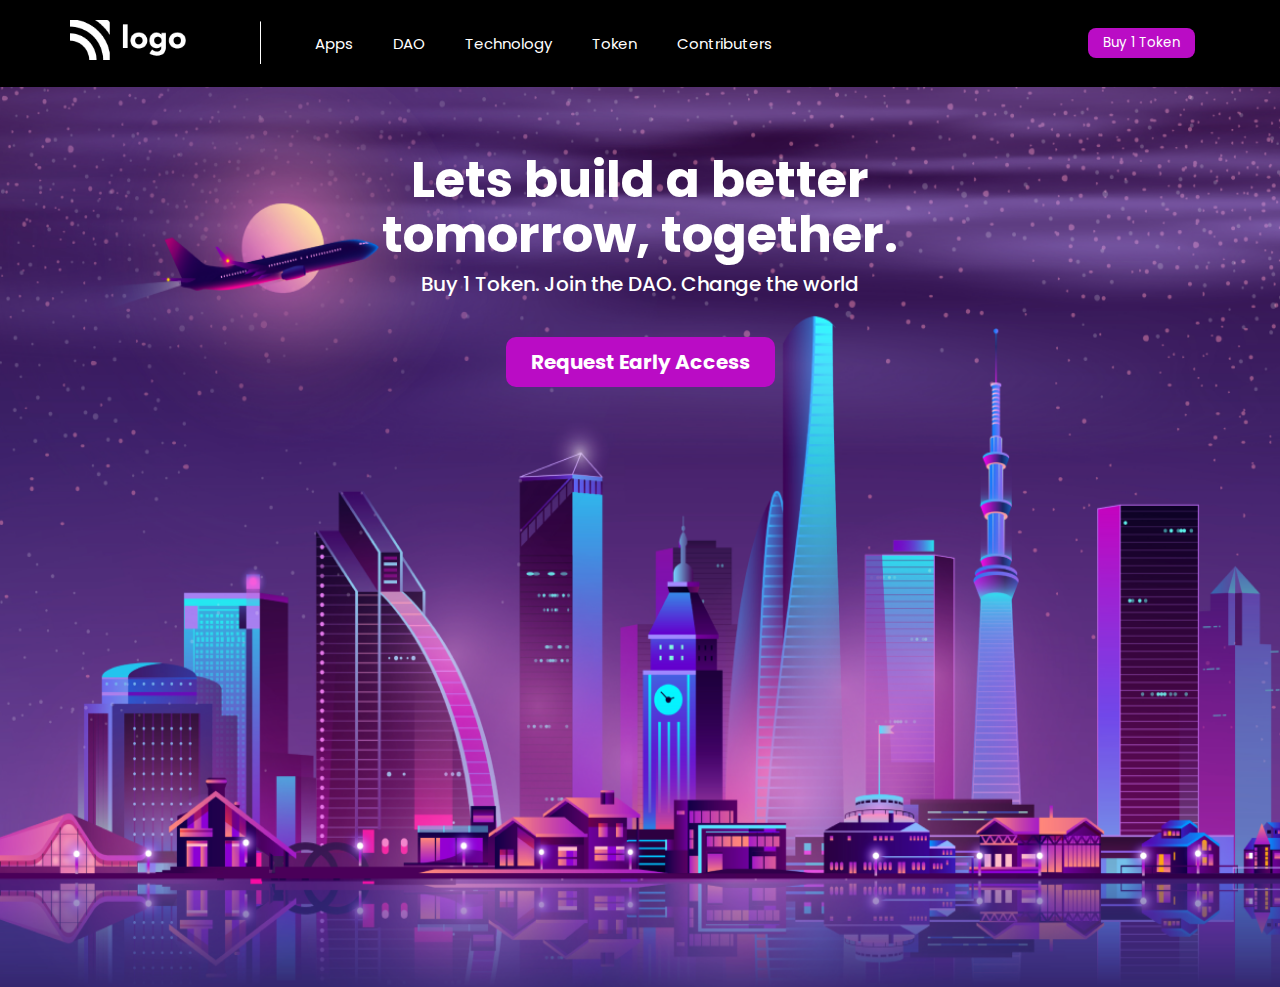
<file: Assignment-3(Html+CSS)/index.html>
<!DOCTYPE html>
<html lang="en">
<head>
    <meta charset="UTF-8">
    <meta http-equiv="X-UA-Compatible" content="IE=edge">
    <meta name="viewport" content="width=device-width, initial-scale=1.0">
    <!-- Link Google Fonts -->
    <link rel="preconnect" href="https://fonts.googleapis.com" />
    <link rel="preconnect" href="https://fonts.gstatic.com" crossorigin />
    <link
      href="https://fonts.googleapis.com/css2?family=Poppins:wght@200;300;400;500;600;700;800&display=swap"
      rel="stylesheet"
    />
    <link rel="preconnect" href="https://fonts.googleapis.com" />
    <link rel="preconnect" href="https://fonts.gstatic.com" crossorigin />
    <link
      href="https://fonts.googleapis.com/css2?family=Montserrat:wght@600;700;800&display=swap"
      rel="stylesheet"
    />
    <link rel="stylesheet" href="style.css">
    <title>HTML & CSS Assignment 3</title>
</head>
<body>
    <!-- Navigation bar / Header -->
    <header>
            <nav class="navbar bg-black">
                <div class="logo">
                    <img src="Assets/white-logo_3.png" alt="">
                </div>
                <div class="line">|</div>
                <div class="nav-item">
                    <ul>
                        <li><a href="">Apps</a></li>
                        <li><a href="">DAO</a></li>
                        <li><a href="">Technology</a></li>
                        <li><a href="">Token</a></li>
                        <li><a href="">Contributers</a></li>
                    </ul>
                </div>
                <div class="btn-small">
                    <button class="btn btn1">Buy 1 Token</button>
                </div>
            </nav>
    </header>

    <!-- Main hero Section -->

    <section aria-label="hero">
        <div class="hero">
          <h1 class="hero-heading">Lets build a better <br/> tomorrow, together.</h1>
          <p class="paragraph">
            Buy 1 Token. Join the DAO. Change the world
          </p>
          <button class="btn btn2">Request Early Access</button>
        </div>
      </section>
</body>
</html>
</file>
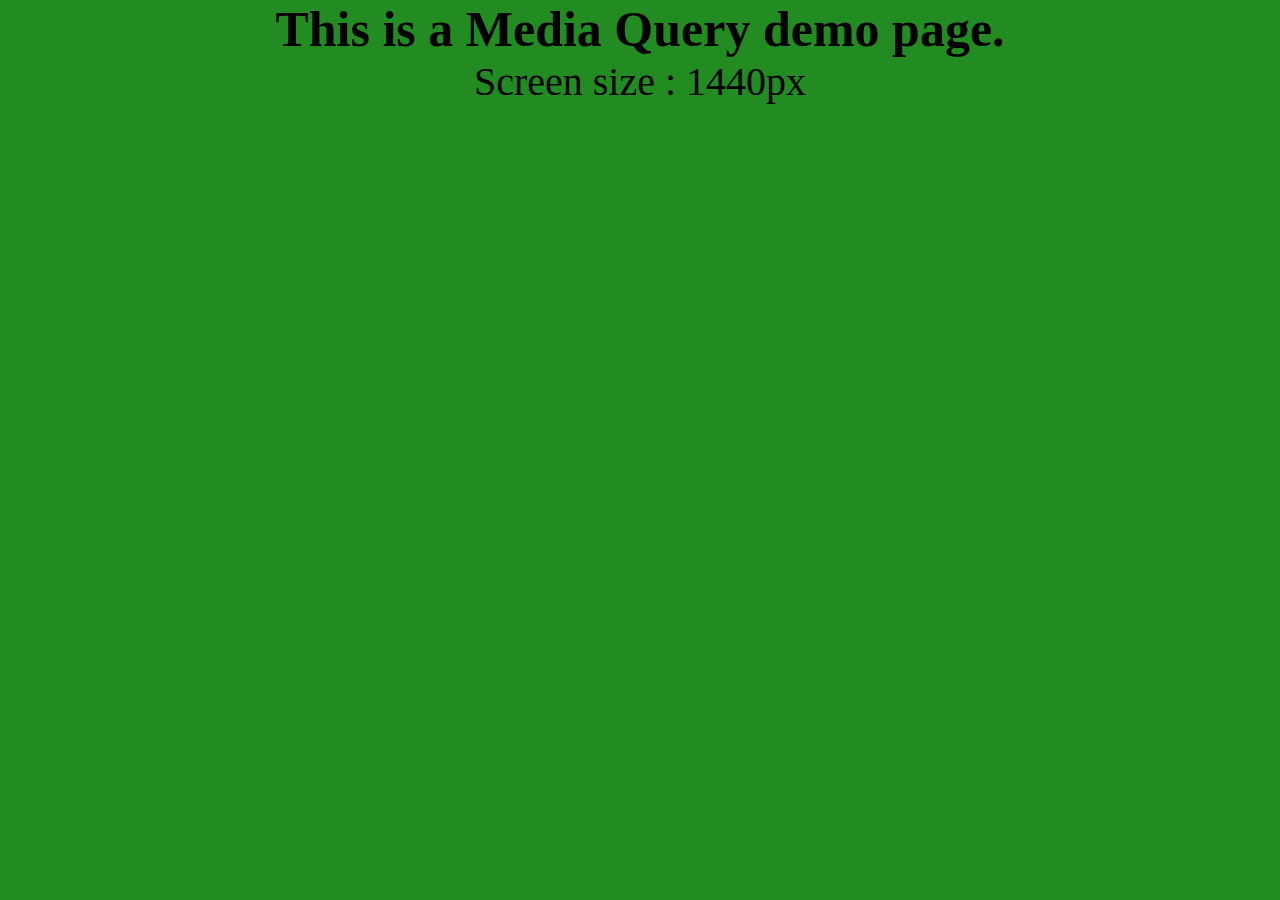
<file: Assignment-4(Html+CSS)/index.html>
<!DOCTYPE html>
<html lang="en">
<head>
    <meta charset="UTF-8">
    <meta http-equiv="X-UA-Compatible" content="IE=edge">
    <meta name="viewport" content="width=device-width, initial-scale=1.0">
    <title>HTML & CSS Project-4</title>
    <style>
       *{
        padding: 0;
        margin: 0;
       }
       body{
        height: 100vh;
        background-color: aquamarine;
       }
       h1{
        font-size: 50px;
        text-align: center;
       }
       .screenstyle{
        font-size: 40px;
        text-align: center;
        display: none;
       }
       /* Media Query for big screen */

       @media screen and (max-width: 1440px){
            .bigScreen{
                display: block;
            }
            body{
                background-color: forestgreen;
            }
        }
        /* Media query for laptop screen */
        @media screen and (max-width: 1024px){
            .laptopScreen{
                display: block;
            }
            .bigScreen{
                display: none;
            }
            body{
                background-color: darkgoldenrod;
            }
        }
        /* Media Query for tablet screen */
       @media screen and (max-width: 768px){
            .tabletScreen{
                display: block;
            }
            .bigScreen{
                display: none;
            }
            .laptopScreen{
                display: none;
            }
            body{
                background-color: aqua;
            }
        } 
        /* Media Query for mobile screen */
        @media screen and (max-width: 425px){
            .mobileScreen{
                display: block;
            }
            .bigScreen{
                display: none;
            }
            .laptopScreen , .tabletScreen{
                display: none;
            }
            body{
                background-color: crimson;
            }
        } 
    </style>
</head>
<body>
    <h1>This is a Media Query demo page.</h1>
    <div class="bigScreen screenstyle"> Screen size : 1440px </div>
    <div class="laptopScreen screenstyle"> Screen size : 1024px </div>
    <div class="tabletScreen screenstyle"> Screen size : 768px </div>
    <div class="mobileScreen screenstyle"> Screen size : 425px </div>
</body>
</html>
</file>
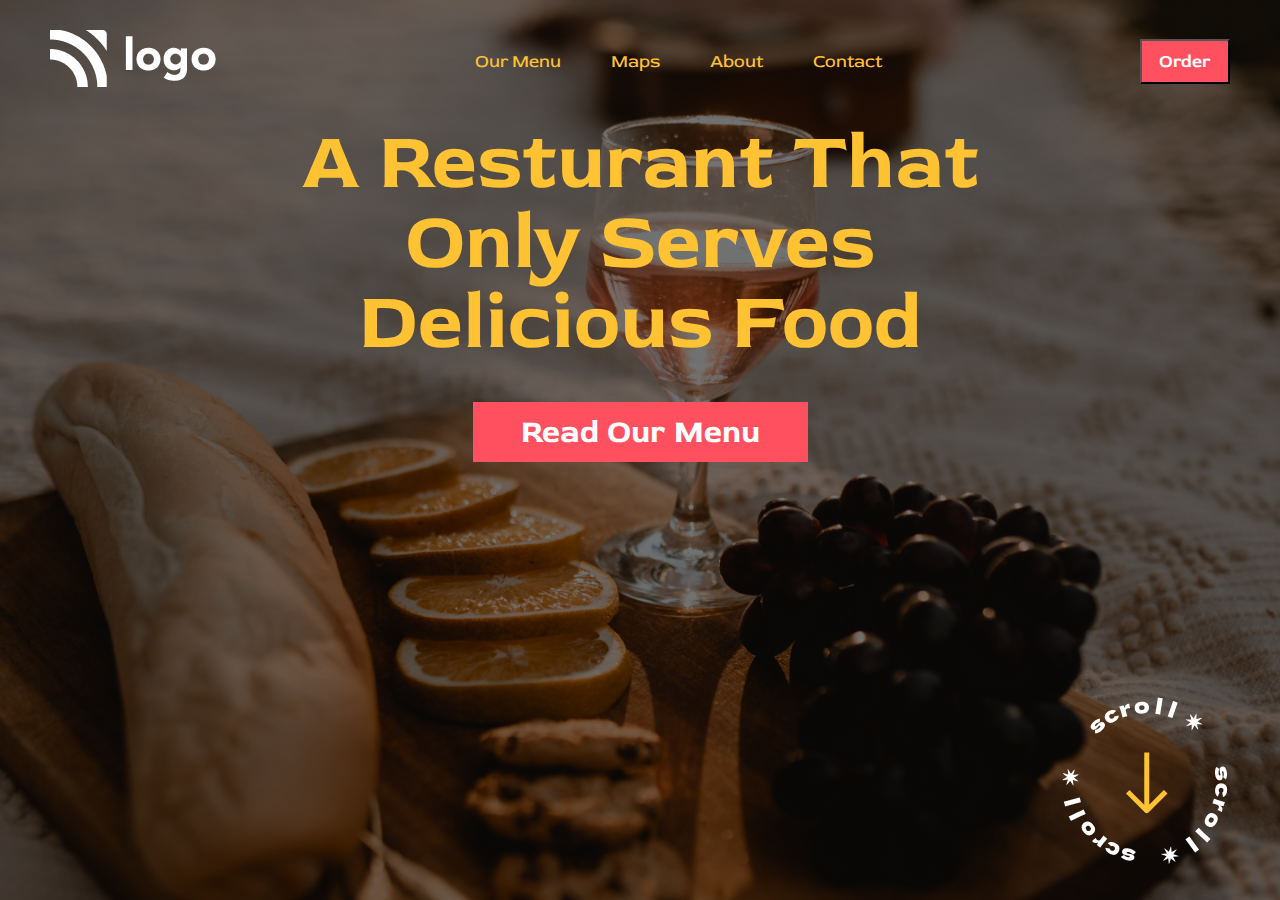
<file: Assignment1(Html+CSS)/index.html>
<!DOCTYPE html>
<html lang="en">
<head>
    <meta charset="UTF-8">
    <meta http-equiv="X-UA-Compatible" content="IE=edge">
    <meta name="viewport" content="width=device-width, initial-scale=1.0">
    <title>Resturant | Delicious Food </title>
    <link rel="stylesheet" href="style.css">
    <!-- Red Rose Font -->
    <link rel="preconnect" href="https://fonts.googleapis.com" />
    <link rel="preconnect" href="https://fonts.gstatic.com" crossorigin />
    <link
      href="https://fonts.googleapis.com/css2?family=Red+Rose:wght@300;400;500;600;700&display=swap"
      rel="stylesheet"
    />
    <!-- Dela Font -->
    <link rel="preconnect" href="https://fonts.googleapis.com" />
    <link rel="preconnect" href="https://fonts.gstatic.com" crossorigin />
    <link
      href="https://fonts.googleapis.com/css2?family=Dela+Gothic+One&display=swap"
      rel="stylesheet"
    />
</head>
<body>
    <!-- navigation bar -->
    <div class="navbar">
        <div class="logo">
            <img src="Assets/white-logo.png" alt=" logo">
        </div>
        <div class="nav-item">
            <ul>
                <li><a href="#">Our Menu</a></li>
                <li><a href="#">Maps</a></li>
                <li><a href="#">About</a></li>
                <li><a href="#">Contact</a></li>
            </ul>
        </div>
        <div>
            <button class="Order">Order</button>
        </div>
    </div>
    <!-- Main Content And Heading -->
    <main class="main-section">
        <!-- heading section -->
        <div class="heading">
            <h2>A Resturant That</h2>
            <h2>Only Serves</h2>
            <h2>Delicious Food</h2>
        </div>
        <div class="center">
            <button class="Read">Read Our Menu</button>
        </div>
    </main>
    <!-- footer Section -->
    <footer>
        <img src="Assets/scrool.png" alt="scrool image">
    </footer>
</body>
</html>
</file>
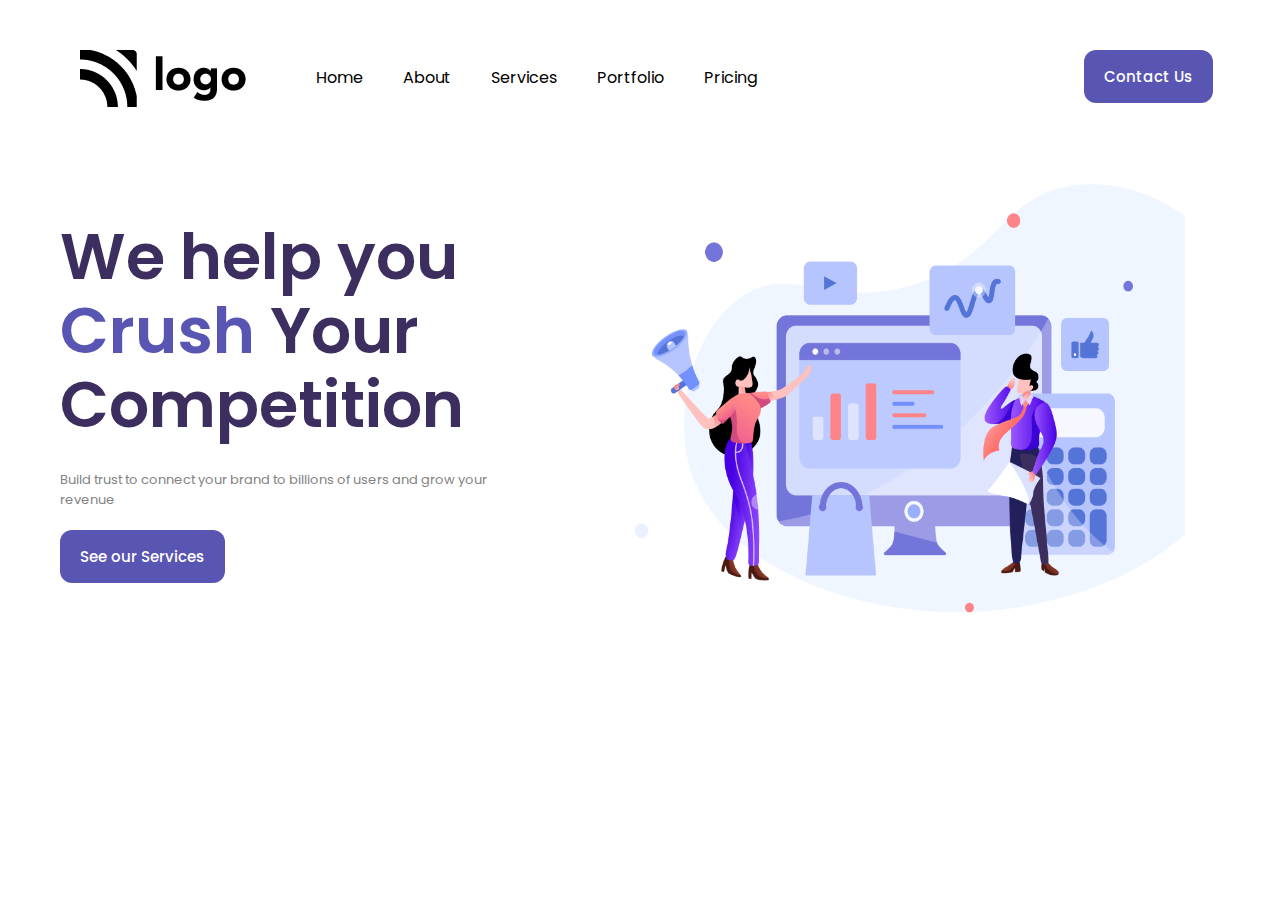
<file: Assignment2(Html+CSS)/index.html>
<!DOCTYPE html>
<html lang="en">
<head>
    <meta charset="UTF-8">
    <meta http-equiv="X-UA-Compatible" content="IE=edge">
    <meta name="viewport" content="width=device-width, initial-scale=1.0">
    <title>Project-2</title>
    <!-- Link CSS -->
    <link rel="stylesheet" href="style.css">
    <!-- Google fonts -->
    <!-- Font -->
    <link rel="preconnect" href="https://fonts.googleapis.com" />
    <link rel="preconnect" href="https://fonts.gstatic.com" crossorigin />
    <link
    href="https://fonts.googleapis.com/css2?family=Poppins:wght@200;300;400;500;600;700;800&display=swap"
    rel="stylesheet"
    />
</head>
<body>
   <!-- nav bar -->
   <nav class="navbar">
        <ul>
            <li class="logo"> 
                <img src="Assets/Logo_2.png" alt="logo">
            </li>
            <li class="nav-item"><a href="#"> Home</a></li>
            <li class="nav-item"> <a href="#">About</a></li>
            <li class="nav-item"><a href="#">Services</a></li>
            <li class="nav-item"><a href="#">Portfolio</a></li>
            <li class="nav-item"><a href="#">Pricing</a></li>
                <div class="contact">
                    <Button class="btn">Contact Us</Button>
                </div>
        </ul>
    </nav>

    <!-- main content -->
        <div class="main-content">
        <!-- left section -->
            <div class="left-section">
                <h1 class="heading"> We help you <br>
                    <span>Crush</span> Your <br> Competition </h1>
                <p class="paragraph"> Build trust to connect your brand to billions of users and grow  your revenue </p>
                <button class="btn btn1">See our Services</button>
            </div>
        <!-- right section -->
            <div class="right-section">
                <img src="Assets/Header Illustration.png" alt="Headerlogo">
            </div>
        </div>
</body>
</html>
</file>
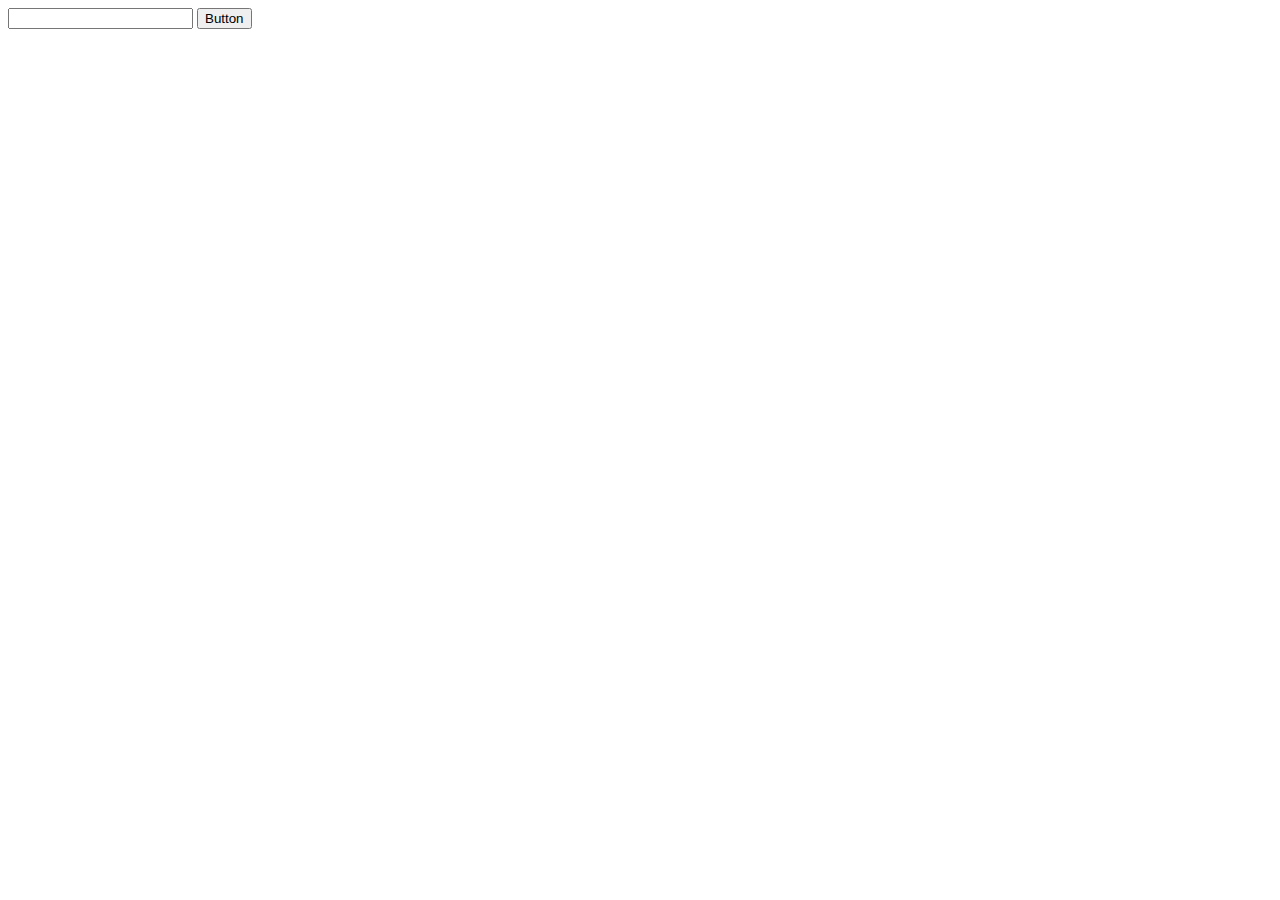
<file: HOF Assignment/Reverse String/index.html>
<!-- Reverse String -->

<!DOCTYPE html>
<html lang="en">
<head>
    <meta charset="UTF-8">
    <meta http-equiv="X-UA-Compatible" content="IE=edge">
    <meta name="viewport" content="width=device-width, initial-scale=1.0">
    <title>Reverse String</title>
</head>
<body>
    <input type="text" id="text">
    <button id="btn" onclick=func()>Button</button>

    <p id="result"></p>

    <script src="./script.js"></script>
</body>
</html>
</file>
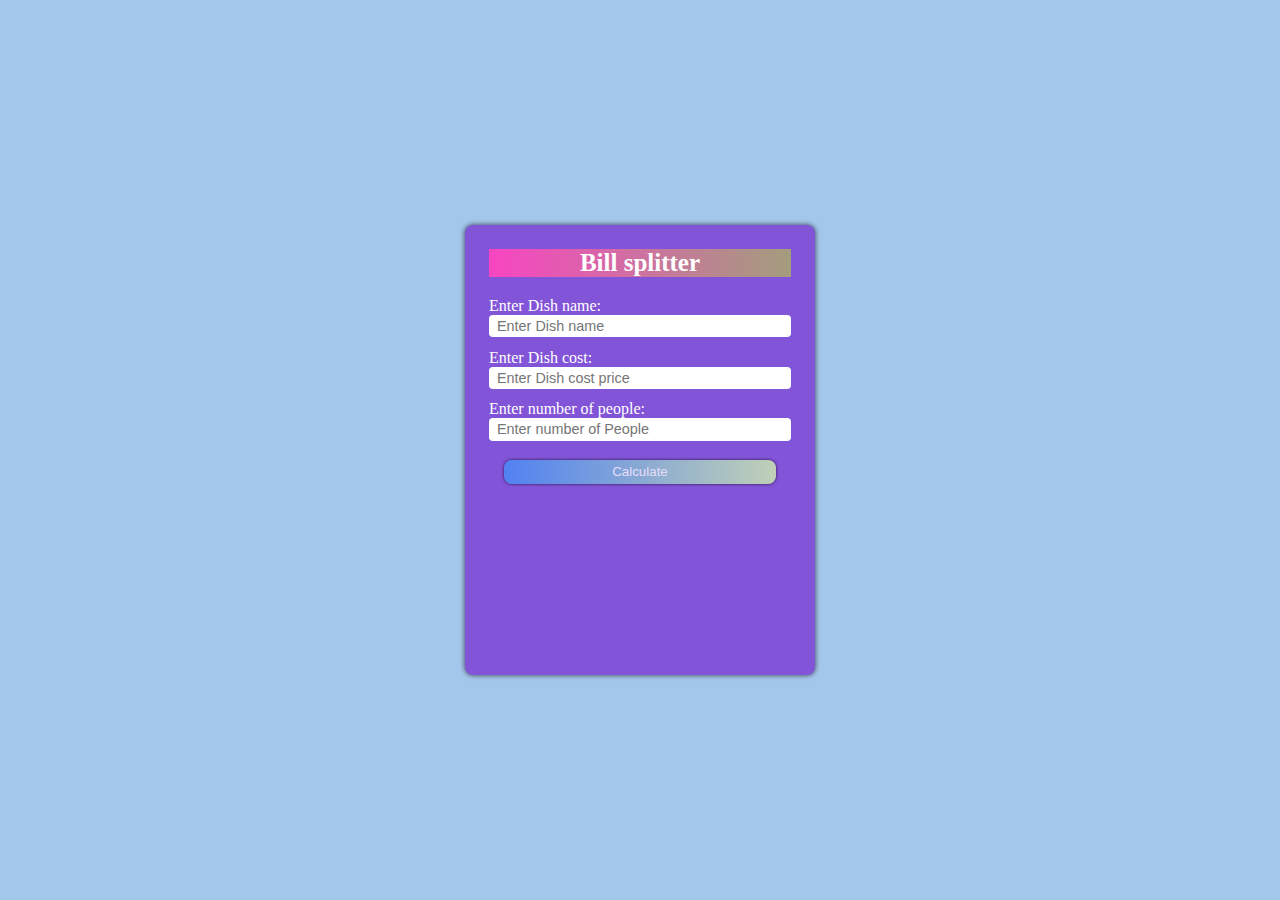
<file: MileStone Assignment/Bill Splitter/index.html>
<!DOCTYPE html>
<html lang="en">
<head>
    <meta charset="UTF-8">
    <meta http-equiv="X-UA-Compatible" content="IE=edge">
    <meta name="viewport" content="width=device-width, initial-scale=1.0">
    <title>Bill splitter</title>
    <!-- adding css -->
    <link rel="stylesheet" href="./style.css">
</head>
<body>
    <form class="form">
        <h1>Bill splitter</h1>

        <label for="dish">Enter Dish name:</label>
        <input type="text" id="dishName" class="input" placeholder="Enter Dish name" required>
        
        <label for="dish-cost">Enter Dish cost:</label>
        <input type="number" id="dishCost" class="input" placeholder="Enter Dish cost price" required>
        
         <label for="member">Enter number of people:</label>
        <input type="number" id="noOfPeople" class="input" placeholder="Enter number of People" required>
        
        <button type="submit" class="btn" id="btn">Calculate</button>
        <div class="msg" id="result"></div>
      </form>
      <script src="./script.js"></script>
</body>
</html>
</file>
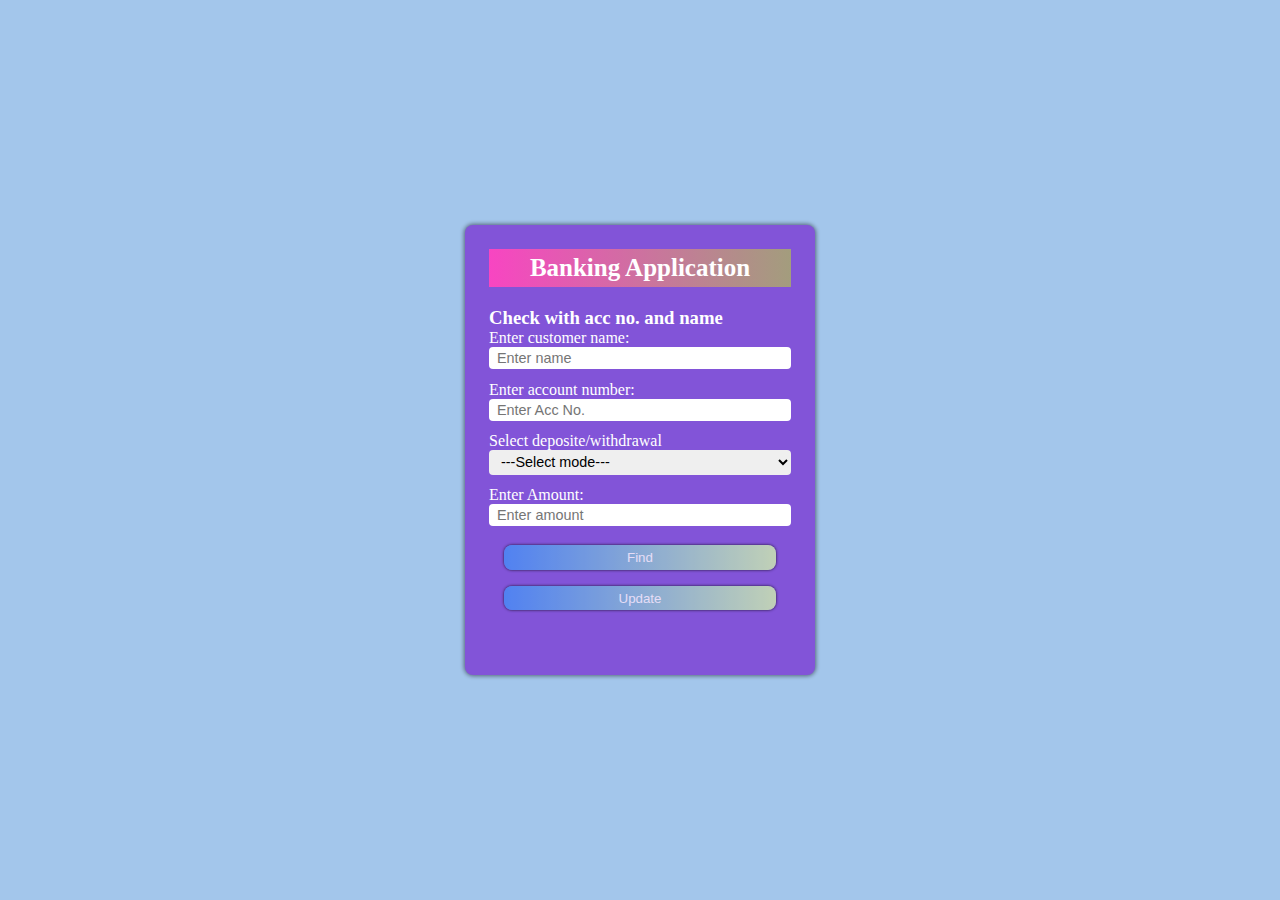
<file: MileStone Assignment/Build a banking application/index.html>
<!DOCTYPE html>
<html lang="en">
<head>
    <meta charset="UTF-8">
    <meta http-equiv="X-UA-Compatible" content="IE=edge">
    <meta name="viewport" content="width=device-width, initial-scale=1.0">
    <title> Build a banking application</title>
    <!-- adding css -->
    <link rel="stylesheet" href="./style.css">
</head>
<body>
    <form class="form">
        <h1>Banking Application</h1>
        <h3>Check with acc no. and name</h3>

        <label for="name"> Enter customer name: </label>
        <input type="text" name="name" id="name" class="input" placeholder="Enter name" value="" required/>
        
        <label for="AccountNumber">Enter account number:</label>
        <input type="number" id="accNum" class="input" placeholder="Enter Acc No."  required>

        <label for="mode">Select deposite/withdrawal</label>
        <select name="" id="mode" class="input">
          <option value="">---Select mode---</option>
          <option value="deposite">Deposite Cash</option>
          <option value="Withdraw">Withdraw Cash</option>
        </select>
        
         <label for="amount">Enter Amount:</label>
        <input type="number" id="amount" class="input" placeholder="Enter amount" required>
        
        <button type="submit" class="btn" id="findBtn">Find</button>
        <div class="msg" id="customerDetails"></div>
        <button type="submit" class="btn" id="updateBtn">Update</button>
        <div class="msg" id="updatedDetails"></div>
      </form>
      <script src="./script.js"></script>
</body>
</html>
</file>
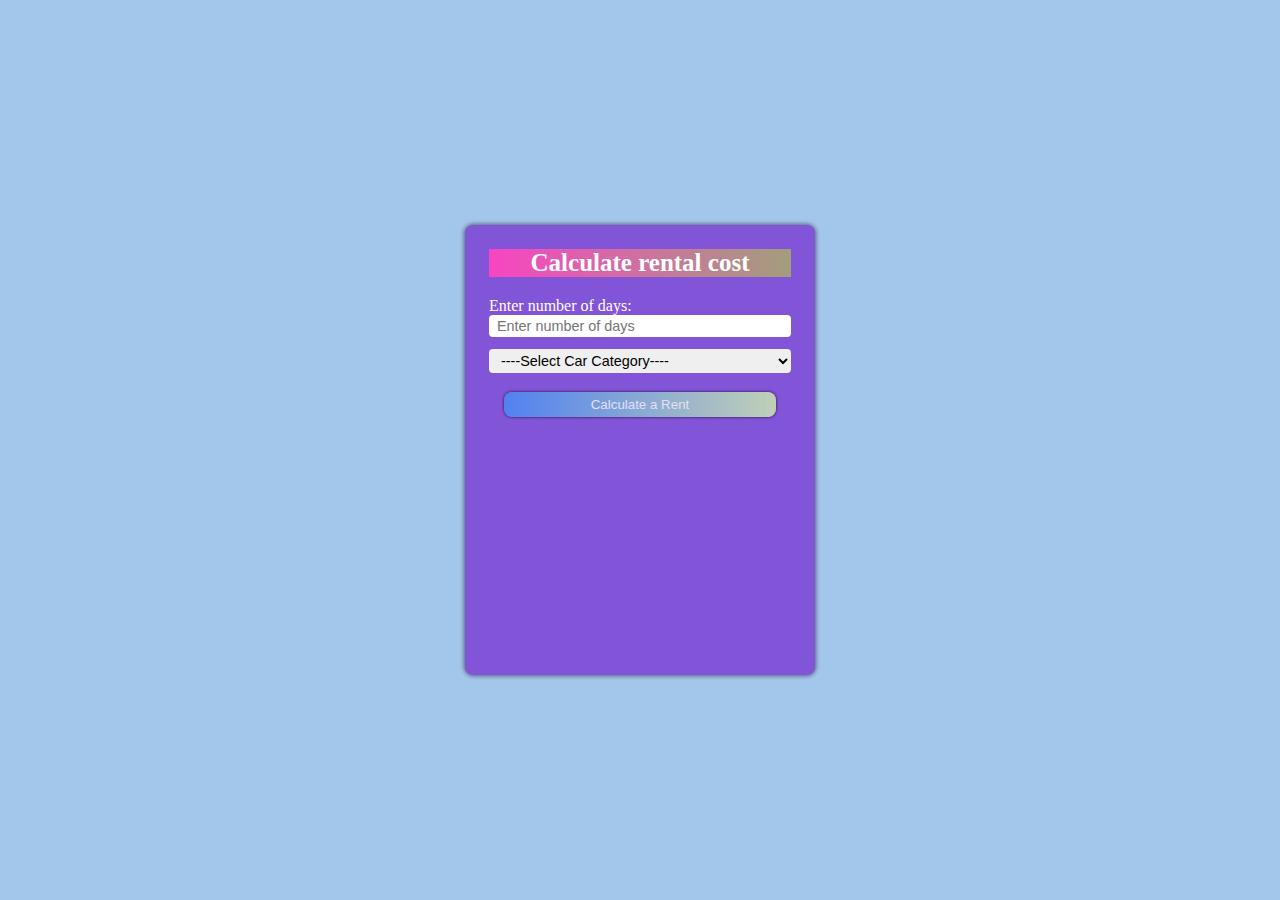
<file: MileStone Assignment/Calculate rental cost/index.html>
<!DOCTYPE html>
<html lang="en">
<head>
    <meta charset="UTF-8">
    <meta http-equiv="X-UA-Compatible" content="IE=edge">
    <meta name="viewport" content="width=device-width, initial-scale=1.0">
    <title>Calculate rental cost</title>
    <!-- adding css -->
    <link rel="stylesheet" href="./style.css">
</head>
<body>
    <form class="form">
        <h1>Calculate rental cost</h1>

        <label for="days"> Enter number of days:</label>
        <input type="number" id="noOfDays" class="input" placeholder="Enter number of days" required>
        
        <select id="CarSelection" class="input" >
            <option value="">----Select Car Category----</option>
            <option value="4000">Economy</option>
            <option value="10000">Mid Size</option>
            <option value="20000">Luxury</option>
          </select>
        
        <button type="submit" class="btn" id="btn">Calculate a Rent</button>
        <div class="msg" id="result"></div>
      </form>
      <script src="./script.js"></script>
</body>
</html>
</file>
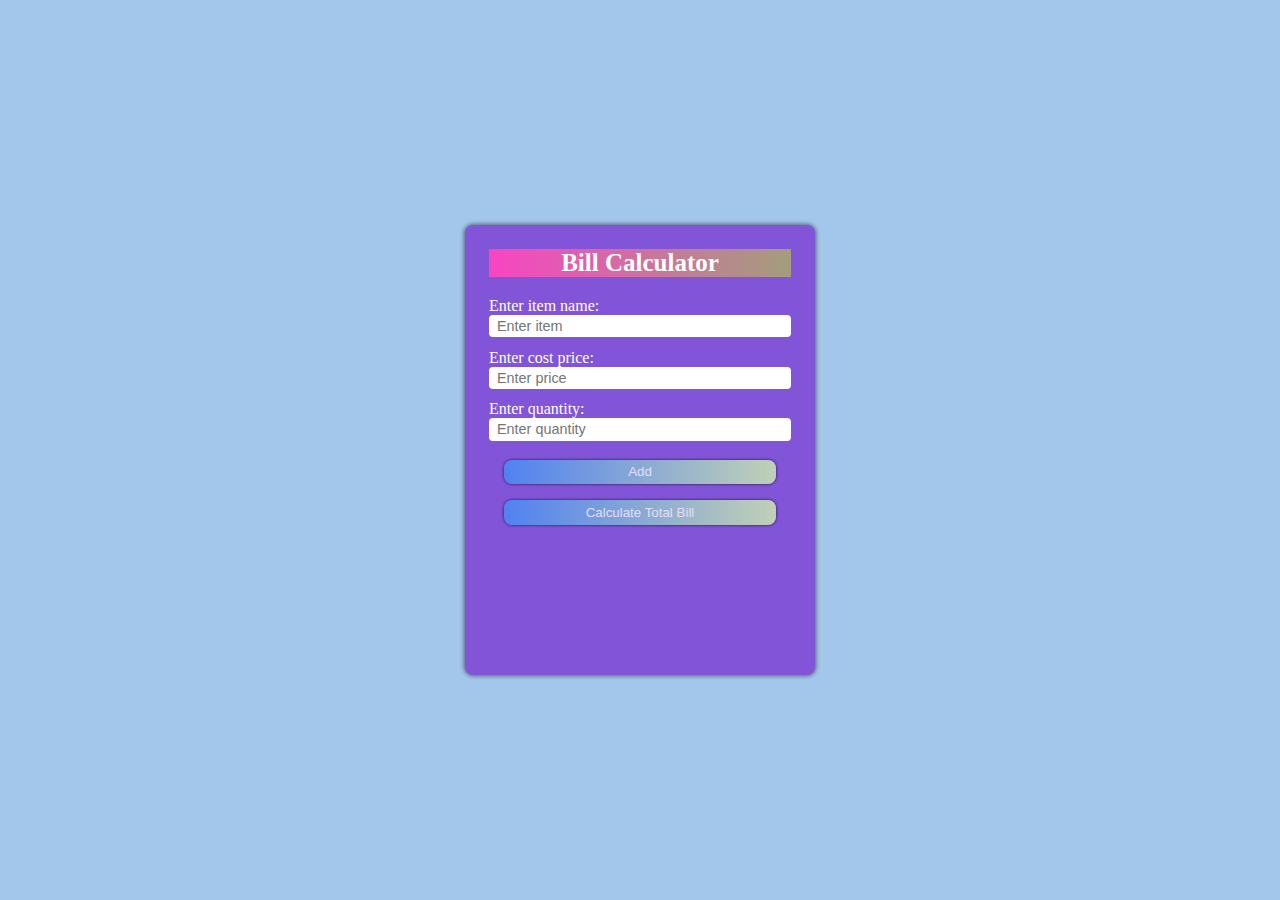
<file: MileStone Assignment/Calculate the final order price/index.html>
<!DOCTYPE html>
<html lang="en">
<head>
    <meta charset="UTF-8">
    <meta http-equiv="X-UA-Compatible" content="IE=edge">
    <meta name="viewport" content="width=device-width, initial-scale=1.0">
    <title>Calculate the final order price</title>
    <!-- adding css -->
    <link rel="stylesheet" href="./style.css">
</head>
<body>
    <form class="form">
        <h1>Bill Calculator</h1>

        <label for="item">Enter item name:</label>
        <input type="text" id="itemName" class="input" placeholder="Enter item" required>
        
        <label for="item-cost">Enter cost price:</label>
        <input type="number" id="itemCost" class="input" placeholder="Enter price" required>
        
         <label for="quantity">Enter quantity:</label>
        <input type="number" id="quantity" class="input" placeholder="Enter quantity" required>
        
        <button type="submit" class="btn" id="addBtn">Add</button>
        <div class="msg" id="addedItemPrice"></div>
        <button type="submit" class="btn" id="calculateBtn">Calculate Total Bill</button>
        <div class="msg" id="totalPrice"></div>
      </form>
      <script src="./script.js"></script>
</body>
</html>
</file>
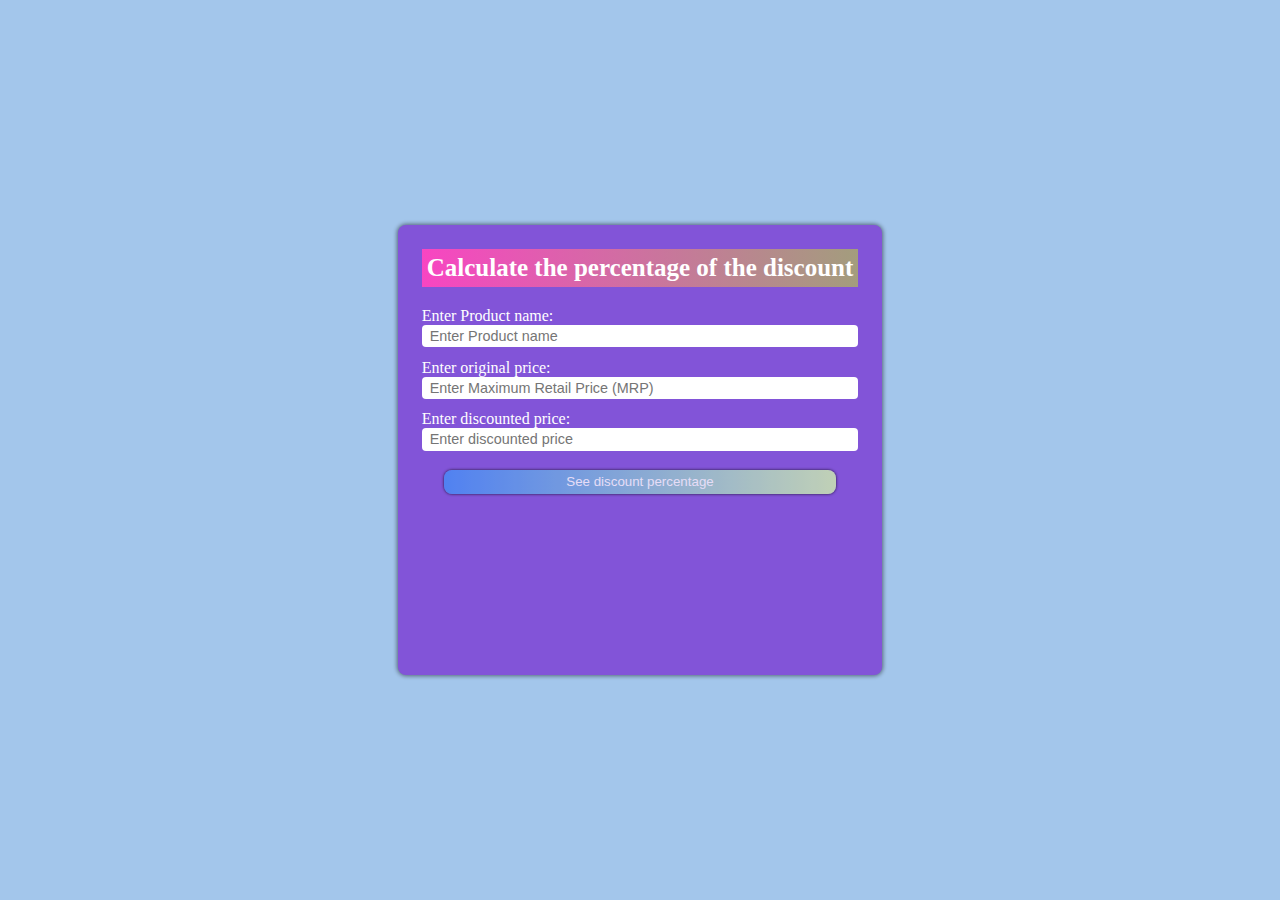
<file: MileStone Assignment/Calculate the percentage of the discount/index.html>
<!DOCTYPE html>
<html lang="en">
<head>
    <meta charset="UTF-8">
    <meta http-equiv="X-UA-Compatible" content="IE=edge">
    <meta name="viewport" content="width=device-width, initial-scale=1.0">
    <title>Calculate the percentage of the discount</title>
    <!-- adding css -->
    <link rel="stylesheet" href="./style.css">
</head>
<body>
    <form class="form">
        <h1>Calculate the percentage of the discount</h1>

        <label for="item">Enter Product name:</label>
        <input type="text" id="productName" class="input" placeholder="Enter Product name" required>
        
        <label for="item-cost">Enter original price:</label>
        <input type="number" id="originalPrice" class="input" placeholder="Enter Maximum Retail Price (MRP)" required>
        
         <label for="discount">Enter discounted price:</label>
        <input type="number" id="discountedPrice" class="input" placeholder="Enter discounted price" required>
        
        <button type="submit" class="btn" id="discountedPercentage">See discount percentage</button>
        <div class="msg" id="productDiscount"></div>
      </form>
      <script src="./script.js"></script>
</body>
</html>
</file>
<file: Assignment-3(Html+CSS)/style.css>
* {
    margin: 0;
    padding: 0;
    box-sizing: border-box;
    font-family: "Poppins", sans-serif;
}
/* Button effect */
.btn {
    background: #ba0cc5;
    border: none;
    color: #ffffff;
}
.btn:hover {
    background: #ffffff;
    color: #ba0cc5;
}

/* Navigation bar design */

.bg-black {
    background-color: black;
}
.navbar {
    display: flex;
    align-items: center;
}

.logo {
    margin: 20px;
    padding-left: 50px ;
}

.logo img {
    width: 70%;
}

.line {
    padding-right: 30px;
    font-weight: 100;
    color: white;
    font-size: 50px;
}

.nav-item ul {
    display: flex;
}

.nav-item ul li {
    padding: 0 20px;
    list-style: none;
    font-size: 15px;
    font-family: "Poppins";
}
a {
    text-decoration: none;
    color: white;
    font-weight: 400;
}

a:hover {
    color: #ba0cc5;
    font-weight: 900;
}

.btn-small {
    position: absolute;
    left: 85%;
}

.btn1 {
    padding: 5px 15px;
    border-radius: 8px;
    font-weight: 400;
}

/* Main Hero section */

.hero {
    background-image: url(Assets/bg.png);
    background-size: 110% 110%;
    background-repeat: no-repeat;
    background-attachment:fixed ;
    height: 100vh;
    text-align: center;
  }

  .hero-heading {
    font-weight: 700;
    font-size: 50px;
    line-height: 55px;
    text-align: inherit;
    color: #ffffff;
    padding-top: 65px;
    max-width: 746px;
    margin: 0 auto;
    font-style: normal;
    font-family: "Poppins";
  }

  .paragraph {
    font-family: "Poppins";
    font-style: normal;
    font-weight: 500;
    font-size: 20px;
    line-height: 45px;
    color: #ffffff;

  }

  .btn2 {
    border-radius: 10px;
    font-family: "Poppins";
    font-style: normal;
    font-weight: 700;
    font-size: 20px;
    line-height: 20px;
    padding: 15px 25px;
    margin-top: 30px;
    cursor: pointer;
  }
</file>
<file: Assignment1(Html+CSS)/style.css>
*{
    margin: 0;
    padding: 0;
    box-sizing: border-box;
    font-family:  "Red Rose", cursive;
}

body{
    background-image: linear-gradient(rgba(0,0,0,0.5), rgba(0,0,0,0.5)),url("Assets/pexels-maxyne-barcel-10402282\ 1.png");
    height: 100%;
    width: 100%;
    background-size: cover;
    background-attachment: fixed;
}
/* Navigation Bar CSS */
.navbar{
    display: flex;
    justify-content: space-between;
    align-items: center;
    margin: 30px 50px;
}

.nav-item ul {
    display: flex;
    gap: 50px;
}

.nav-item ul li {
    list-style: none;
}

.nav-item ul li a{
    text-decoration: none;
    font-style: normal;
    font-weight: 400;
    font-size: 18px;
    color: #ffc233;
    font-family: "Red Rose";
}

.nav-item ul li a:hover{
    color: white;
    font-size: x-large;
}

button{
    background-color: #ff505f;
    color: white;
    cursor: pointer;
}
.Order {
    height: 5vh;
    width: 7vw;
    font-size: 18px;
    font-weight: 600;
    font-family: "Red Rose";
}
button:hover{
    background-color: white;
    color: #ff505f;
}

/* Main content CSS */

.heading{
    text-align: center;
}
h2{
    color: #ffc233;
    font-size: 80px;
    line-height: 80px;
    font-family: 
}
.center{
    display: flex;
    justify-content: center;
    align-items: center;
    height: 100px;
}

.Read{
    background: #ff505f;
    font-family:  "Red Rose";
    font-style: normal;
    font-weight: 700;
    font-size: 32px;
    line-height: 20px;
    color: #ffffff;
    border: none;
    padding:20px 48px;
    margin-top: 40px;
}

footer{
    position: absolute;
    bottom: 20px;
    right: 40px;
}
</file>
<file: Assignment2(Html+CSS)/style.css>
*{
    margin: 0;
    padding: 0;
    box-sizing: border-box;
    font-family: "Poppins", sans-serif;
}

.navbar ul{
    display: flex;
    justify-content: flex-start;
}

.logo{
    margin: 30px;
    margin-left: 60px;
}

.navbar ul li{
    list-style: none;
    padding: 20px;
}

.nav-item{
    margin-top: 45px;
}

a:hover{
    color: #5955b3;
}

a{
    text-decoration: none;
    color: black;
}

.contact{
    margin-top: 50px;
    position: absolute;
    top: 0;
    left: 80%;
}

.btn{
    margin-left: 60px;
    cursor: pointer;
    background-color: #5955b3;
    color: #ffffff;
    padding: 15px 20px;
    border: none;
    border-radius: 12px;
    font-family:"Poppins";
    font-weight: 500;
    font-size: 15px;
    display: flex;
    align-items: center;
    text-align: center;
}

/* main Content */

.main-content{
    display: flex;
    justify-content: space-between;
    align-items: center;
    margin-top: 20px;
}

.left-section{
    margin-left: 60px;
}

.left-section h1{
    font-family:"Poppins";
    font-style: normal;
    font-weight: 600;
    font-size: 64px;
    line-height: 74px;
    color: #3c2f60;
}

.left-section h1 span{
    color: #5955b3;
}

.paragraph{
    font-family:"Poppins";
    font-style: normal;
    font-weight: 400;
    font-size: 13px;
    color: #828282;
    margin-top: 28px;
}

.right-section{
    position: relative;
    left: 11%;
}

.right-section img{
    width: 70%;
}

.btn1{
    margin-top: 20px;
    margin-left: 0px;
}

.btn:hover{
    background-color: hsla(0,32%,85%,0.685);
    color: #5955b3;
}
</file>
<file: MileStone Assignment/Bill Splitter/style.css>
* {
    margin: 0;
    padding: 0;
    box-sizing: border-box;
}

body {
    height: 100vh;
    display: flex;
    align-items: center;
    justify-content: center;
    background-color: #a3c6eb;
}

.form {
    min-height: calc(100vh - 450px);
    display: flex;
    flex-direction: column;
    box-shadow: 0 0 4px 1px #0000007d;
    border-radius: 8px;
    padding: 1.5rem;
    min-width: 350px;
    background-color: #8254d8;
    color: white;
}

.input {
    
    font-size: 0.9rem;
    padding: 0.2rem 0.5rem;
    outline: none;
    border-radius: 4px;
    border: none;
    margin-bottom: 0.7rem;
}

h1 {
    text-align: center;
    font-size: 25px;
    margin-bottom: 20px;
    background-image: linear-gradient(to right, #f845c2, #a39d7d);
    border: none;
}

.btn {
    width: 90%;
    border: none;
    background: none;
    box-shadow: 0 0 3px #000;
    padding: 0.3rem;
    border-radius: 8px;
    margin: 0.5rem auto;
    color: white;
    background-image: linear-gradient(to right, #458df8, #d0f0af);
    opacity: 0.8;
}
.btn:hover {
    cursor: pointer;
    background-image: linear-gradient(to right, #f845c2, #a39d7d);
}

.msg {
    color: white;
    padding-left: 15px;
    font-size: 20px;
}
</file>
<file: MileStone Assignment/Build a banking application/style.css>
* {
    margin: 0;
    padding: 0;
    box-sizing: border-box;
}

body {
    height: 100vh;
    display: flex;
    align-items: center;
    justify-content: center;
    background-color: #a3c6eb;
}

.form {
    min-height: calc(100vh - 450px);
    display: flex;
    flex-direction: column;
    box-shadow: 0 0 4px 1px #0000007d;
    border-radius: 8px;
    padding: 1.5rem;
    min-width: 350px;
    background-color: #8254d8;
    color: white;
}

.input {
    
    font-size: 0.9rem;
    padding: 0.2rem 0.5rem;
    outline: none;
    border-radius: 4px;
    border: none;
    margin-bottom: 0.7rem;
}

h1 {
    padding: 5px;
    text-align: center;
    font-size: 25px;
    margin-bottom: 20px;
    background-image: linear-gradient(to right, #f845c2, #a39d7d);
    border: none;
}

.btn {
    width: 90%;
    border: none;
    background: none;
    box-shadow: 0 0 3px #000;
    padding: 0.3rem;
    border-radius: 8px;
    margin: 0.5rem auto;
    color: white;
    background-image: linear-gradient(to right, #458df8, #d0f0af);
    opacity: 0.8;
}
.btn:hover {
    cursor: pointer;
    background-image: linear-gradient(to right, #f845c2, #a39d7d);
}

.msg {
    color: white;
    padding-left: 15px;
    font-size: 20px;
}
</file>
<file: MileStone Assignment/Calculate rental cost/style.css>
* {
    margin: 0;
    padding: 0;
    box-sizing: border-box;
}

body {
    height: 100vh;
    display: flex;
    align-items: center;
    justify-content: center;
    background-color: #a3c6eb;
}

.form {
    min-height: calc(100vh - 450px);
    display: flex;
    flex-direction: column;
    box-shadow: 0 0 4px 1px #0000007d;
    border-radius: 8px;
    padding: 1.5rem;
    min-width: 350px;
    background-color: #8254d8;
    color: white;
}

.input {
    
    font-size: 0.9rem;
    padding: 0.2rem 0.5rem;
    outline: none;
    border-radius: 4px;
    border: none;
    margin-bottom: 0.7rem;
}

h1 {
    text-align: center;
    font-size: 25px;
    margin-bottom: 20px;
    background-image: linear-gradient(to right, #f845c2, #a39d7d);
    border: none;
}

.btn {
    width: 90%;
    border: none;
    background: none;
    box-shadow: 0 0 3px #000;
    padding: 0.3rem;
    border-radius: 8px;
    margin: 0.5rem auto;
    color: white;
    background-image: linear-gradient(to right, #458df8, #d0f0af);
    opacity: 0.8;
}
.btn:hover {
    cursor: pointer;
    background-image: linear-gradient(to right, #f845c2, #a39d7d);
}

.msg {
    color: white;
    padding-left: 15px;
    font-size: 20px;
}
</file>
<file: MileStone Assignment/Calculate the final order price/style.css>
* {
    margin: 0;
    padding: 0;
    box-sizing: border-box;
}

body {
    height: 100vh;
    display: flex;
    align-items: center;
    justify-content: center;
    background-color: #a3c6eb;
}

.form {
    min-height: calc(100vh - 450px);
    display: flex;
    flex-direction: column;
    box-shadow: 0 0 4px 1px #0000007d;
    border-radius: 8px;
    padding: 1.5rem;
    min-width: 350px;
    background-color: #8254d8;
    color: white;
}

.input {
    
    font-size: 0.9rem;
    padding: 0.2rem 0.5rem;
    outline: none;
    border-radius: 4px;
    border: none;
    margin-bottom: 0.7rem;
}

h1 {
    text-align: center;
    font-size: 25px;
    margin-bottom: 20px;
    background-image: linear-gradient(to right, #f845c2, #a39d7d);
    border: none;
}

.btn {
    width: 90%;
    border: none;
    background: none;
    box-shadow: 0 0 3px #000;
    padding: 0.3rem;
    border-radius: 8px;
    margin: 0.5rem auto;
    color: white;
    background-image: linear-gradient(to right, #458df8, #d0f0af);
    opacity: 0.8;
}
.btn:hover {
    cursor: pointer;
    background-image: linear-gradient(to right, #f845c2, #a39d7d);
}

.msg {
    color: white;
    padding-left: 15px;
    font-size: 20px;
}
</file>
<file: MileStone Assignment/Calculate the percentage of the discount/style.css>
* {
    margin: 0;
    padding: 0;
    box-sizing: border-box;
}

body {
    height: 100vh;
    display: flex;
    align-items: center;
    justify-content: center;
    background-color: #a3c6eb;
}

.form {
    min-height: calc(100vh - 450px);
    display: flex;
    flex-direction: column;
    box-shadow: 0 0 4px 1px #0000007d;
    border-radius: 8px;
    padding: 1.5rem;
    min-width: 350px;
    background-color: #8254d8;
    color: white;
}

.input {
    
    font-size: 0.9rem;
    padding: 0.2rem 0.5rem;
    outline: none;
    border-radius: 4px;
    border: none;
    margin-bottom: 0.7rem;
}

h1 {
    padding: 5px;
    text-align: center;
    font-size: 25px;
    margin-bottom: 20px;
    background-image: linear-gradient(to right, #f845c2, #a39d7d);
    border: none;
}

.btn {
    width: 90%;
    border: none;
    background: none;
    box-shadow: 0 0 3px #000;
    padding: 0.3rem;
    border-radius: 8px;
    margin: 0.5rem auto;
    color: white;
    background-image: linear-gradient(to right, #458df8, #d0f0af);
    opacity: 0.8;
}
.btn:hover {
    cursor: pointer;
    background-image: linear-gradient(to right, #f845c2, #a39d7d);
}

.msg {
    color: white;
    padding-left: 15px;
    font-size: 20px;
}
</file>
